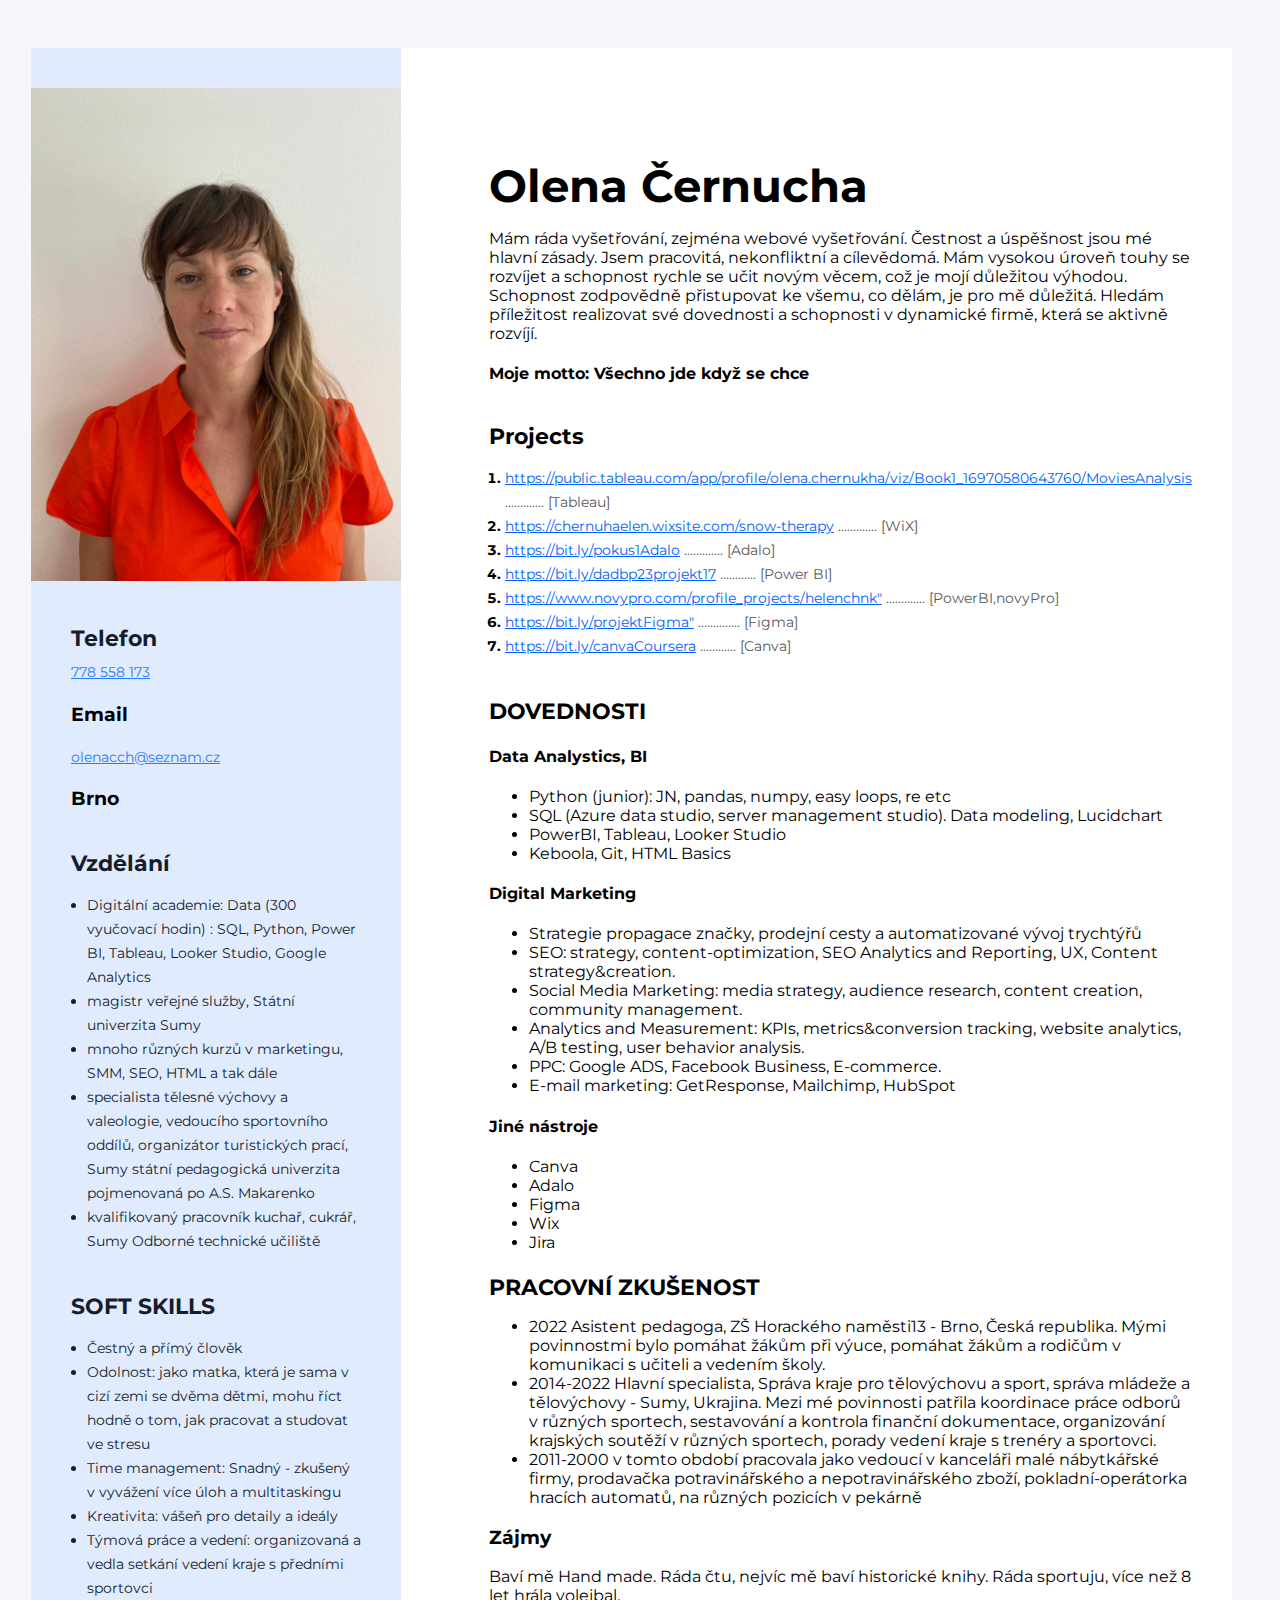
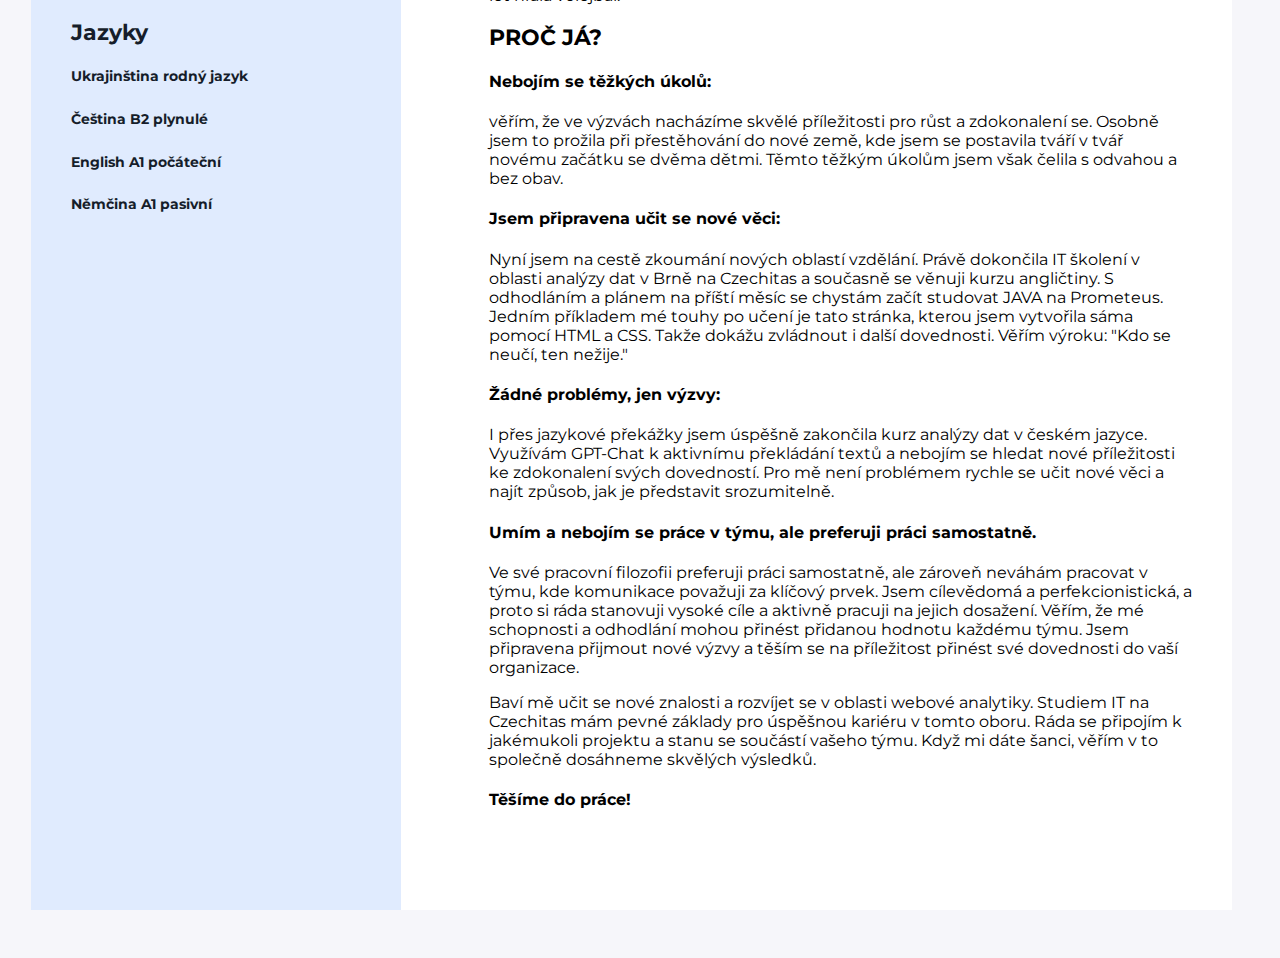
<file: index.html>
<!DOCTYPE html>
<html lang="en">
<head>
    <meta charset="UTF-8">
    <meta name="viewport" content="width=device-width, initial-scale=1.0">
    <title>My resume</title>

    <link rel="preconnect" href="https://fonts.googleapis.com">
<link rel="preconnect" href="https://fonts.gstatic.com" crossorigin>
<link href="https://fonts.googleapis.com/css2?family=Montserrat:wght@400;700&display=swap" rel="stylesheet">

    <link rel="stylesheet" href="css/styles.css">
</head>
<body>
    
    <!-- wrapper (обгортка) -->
    <div class="wrapper">
        <!-- main content -->
        <div class="main-content">
            <!-- main info -->
            <div class="my-info">
                <h2 class="my-profession"></h2>

                <h1 class="my-name">Olena Černucha </h1>

                <p class="work-experiense-company"> Mám ráda vyšetřování, zejména webové vyšetřování. Čestnost a úspěšnost jsou mé hlavní zásady. 
                    Jsem pracovitá, nekonfliktní a cílevědomá. Mám vysokou úroveň touhy se rozvíjet a schopnost rychle se učit novým věcem, 
                    což je mojí důležitou výhodou. Schopnost zodpovědně přistupovat ke všemu, co dělám, je pro mě důležitá.
                    Hledám příležitost realizovat své dovednosti a schopnosti v dynamické firmě, která se aktivně rozvíjí.</p>
                
                    <h4>Moje motto: Všechno jde když se chce</h4> 
            </div>
            <!-- main project -->

            <div class="my-projects-container">
                <h3 class="my-projects-title">Projects</h3>
                <ol class="my-projects-list">
                    <!-- <li>https://public.tableau.com/app/profile/olena.chernukha/viz/Book1_16970580643760/MoviesAnalysis</li>--> 
                    <li class="my-projects-item">
                        <a class="my-projects-item-link" href="https://public.tableau.com/app/profile/olena.chernukha/viz/Book1_16970580643760/MoviesAnalysis" target="_blank">https://public.tableau.com/app/profile/olena.chernukha/viz/Book1_16970580643760/MoviesAnalysis</a>
                    <span class="my-projects-item-tech">
                        .............
                        [Tableau]
                     </span>
                        
                    </li>
                    <li class="my-projects-item">
                        <a class="my-projects-item-link" href="https://chernuhaelen.wixsite.com/snow-therapy" target="_blank">https://chernuhaelen.wixsite.com/snow-therapy</a>
                    <span class="my-projects-item-tech">
                        .............
                        [WiX]
                    </span>
                        
                    </li>
                    <li class="my-projects-item">
                        <a class="my-projects-item-link" href="https://bit.ly/pokus1Adalo" target="_blank">https://bit.ly/pokus1Adalo</a>
                    <span class="my-projects-item-tech">
                        .............
                        [Adalo]
                    </span>                   
                    </li>

                    <li class="my-projects-item">
                        <a class="my-projects-item-link" href="https://bit.ly/dadbp23projekt17" target="_blank">https://bit.ly/dadbp23projekt17</a>
                    <span class="my-projects-item-tech">  
                        ............
                        [Power BI]           
                    </li>

                    <li class="my-projects-item">
                        <a class="my-projects-item-link" href="https://www.novypro.com/profile_projects/helenchnk" target="_blank">https://www.novypro.com/profile_projects/helenchnk"</a>
                    <span class="my-projects-item-tech">
                        .............
                        [PowerBI,novyPro]
                    </li>
                    <li class="my-projects-item">
                        <a class="my-projects-item-link" href="https://bit.ly/projektFigma" target="_blank">https://bit.ly/projektFigma"</a>
                    <span class="my-projects-item-tech">
                    ..............
                        [Figma]
                    </li>

                    <li class="my-projects-item">
                        <a class="my-projects-item-link" href="https://bit.ly/canvaCoursera" target="_blank">https://bit.ly/canvaCoursera</a>
                    <span class="my-projects-item-tech">                 
                    ............
                    [Canva]
                    </li>
                </ol>
            </div>
            <!-- Dovednisti -->
            <div>
                <h3 class="my-projects-title">DOVEDNOSTI</h3>
                <!-- Compani 1 -->
                <div>
                    <h4>Data Analystics, BI</h4>
                    <ul>
                        <li>Python (junior): JN, pandas, numpy, easy loops, re etc</li>
                        <li>SQL (Azure data studio, server management studio).
                            Data modeling, Lucidchart</li>
                            <li>PowerBI, Tableau, Looker Studio</li>
                            <li>Keboola, Git,  HTML Basics</li>
                    </ul>
                </div>
                 <!-- Compani 2 -->
                 <div>
                    <h4>Digital Marketing</h4>
                    <ul>
                        <li>Strategie propagace značky, prodejní cesty a automatizované
                            vývoj trychtýřů</li>
                        <li>SEO: strategy, content-optimization, SEO Analytics and
                            Reporting, UX, Content strategy&creation.</li>
                            <li>Social Media Marketing: media strategy, audience research,
                                content creation, community management.</li>
                            <li>Analytics and Measurement: KPIs, metrics&conversion
                                tracking, website analytics, A/B testing, user behavior analysis.</li>
                                <li>PPC: Google ADS, Facebook Business, E-commerce.</li>
                                <li>E-mail marketing: GetResponse, Mailchimp, HubSpot</li>
                    </ul>
                </div>
                <div>
                    <h4>Jiné nástroje</h4>
                    <ul>
                        <li>Canva</li>
                        <li>Adalo</li>
                        <li>Figma</li>
                        <li>Wix</li>
                        <li>Jira</li>
                    </ul>
                </div>
                <div>
                    <h3 class="my-projects-title">PRACOVNÍ ZKUŠENOST</h3>
                    <ul>
                        <li class="work-experiense-company">2022 Asistent pedagoga, ZŠ Horackého naměsti13 - Brno, Česká republika.
                          Mými povinnostmi bylo pomáhat žákům při výuce, pomáhat žákům a rodičům v komunikaci s učiteli a vedením školy.</li>
                        <li>2014-2022 Hlavní specialista, Správa kraje pro tělovýchovu a sport, správa mládeže a tělovýchovy - Sumy, Ukrajina.
                            Mezi mé povinnosti patřila koordinace práce odborů v různých sportech, sestavování a kontrola finanční dokumentace,
                             organizování krajských soutěží v různých sportech, porady vedení kraje s trenéry a sportovci.</li>
                             <li>2011-2000 v tomto období pracovala jako vedoucí v kanceláři malé nábytkářské firmy, 
                            prodavačka potravinářského a nepotravinářského zboží, pokladní-operátorka hracích automatů, na různých pozicích v pekárně</li>
                    </ul>
                </div>
                <div>
                    <h3>Zájmy </h3>
                    <p class="work-experiense-company">Baví mě Hand made. 
                        Ráda čtu, nejvíc mě baví historické knihy.
                        Ráda sportuju, více než 8 let hrála volejbal.</p>

                </div>
            </div>
            <div>


                <h2 class="my-projects-title">PROČ JÁ?</h2>
                <h4> Nebojím se těžkých úkolů:</h4>
                <p class="work-experiense-company">věřím, že ve výzvách nacházíme skvělé příležitosti pro růst a zdokonalení se.
                    Osobně jsem to prožila při přestěhování do nové země, kde jsem se postavila tváří v tvář novému začátku se dvěma dětmi.
                    Těmto těžkým úkolům jsem však čelila s odvahou a bez obav.                 
                </p>
                <h4>Jsem připravena učit se nové věci:</h4>
                    <p class="work-experiense-company">Nyní jsem na cestě zkoumání nových oblastí vzdělání.
                    Právě dokončila IT školení v oblasti analýzy dat v Brně na Czechitas a současně se věnuji kurzu angličtiny.
                    S odhodláním a plánem na příští měsíc se chystám začít studovat JAVA na Prometeus. 
                    Jedním příkladem mé touhy po učení je tato stránka, kterou jsem vytvořila sáma pomocí HTML a CSS. Takže dokážu zvládnout i další dovednosti.
                    Věřím výroku: "Kdo se neučí, ten nežije."
                </p>
                <h4>Žádné problémy, jen výzvy:</h4>
                    <p class="work-experiense-company">I přes jazykové překážky jsem úspěšně zakončila kurz analýzy dat v českém jazyce.
                    Využívám GPT-Chat k aktivnímu překládání textů a nebojím se hledat nové příležitosti ke zdokonalení svých dovedností.
                    Pro mě není problémem rychle se učit nové věci a najít způsob, jak je představit srozumitelně.
                </p>
                <h4>Umím a nebojím se práce v týmu, ale preferuji práci samostatně.</h4>
                    <p class="work-experiense-company">Ve své pracovní filozofii preferuji práci samostatně, ale zároveň neváhám pracovat v týmu, kde komunikace považuji za klíčový prvek. 
                    Jsem cílevědomá a perfekcionistická, a proto si ráda stanovuji vysoké cíle a aktivně pracuji na jejich dosažení.
                    Věřím, že mé schopnosti a odhodlání mohou přinést přidanou hodnotu každému týmu. 
                    Jsem připravena přijmout nové výzvy a těším se na příležitost přinést své dovednosti do vaší organizace.
                </p>
                <p class="work-experiense-company">Baví mě učit se nové znalosti a rozvíjet se v oblasti webové analytiky. Studiem IT na Czechitas mám pevné základy pro úspěšnou kariéru v tomto oboru.
                    Ráda se připojím k jakémukoli projektu a stanu se součástí vašeho týmu. Když mi dáte šanci, věřím v to společně dosáhneme skvělých výsledků.
                    
                    <h4>Těšíme do práce!</h4>

                </p>
            </div>

        </div>
        <!-- Sidebar -->
        <aside class="sidebar">
            <img src="img/my_foto.jpg" alt="My photo" width="370">
            <div class="sidebar-content">

            <!-- Contacts -->
            <div class="contacs-kontainer">
                <h3 class="telefon-title">Telefon</h3>
                <p class="contacs-item">
                    <a class="contacs-link" href="tel:+420788558173">778 558 173</a>
                </p>
                <h3>Email</h3>
                <p class="contacs-item">
                    <a class="contacs-link" href="malto:olenacch@seznam.cz">olenacch@seznam.cz</a>
                </p>
                <h3>Brno</h3>
            </div>
            <!-- Vzdelani -->
            <div class="vzdelani-container">
                <h2 class="vzdelani-title">Vzdělání</h2>
                <ul class="skills-list">
                    <li class="skills-list-item">
                    Digitální academie: Data (300 vyučovací
hodin) : SQL, Python, Power BI, Tableau, Looker Studio, Google  Analytics
                    </li>
                    <li class="skills-list-item">
                        magistr veřejné služby, Státní univerzita Sumy
                    </li>
                    <li class="skills-list-item">
                        mnoho různých kurzů v marketingu,
SMM, SEO, HTML a tak dále
                    </li>
                    <li class="skills-list-item">
                        specialista tělesné výchovy a valeologie, vedoucího sportovního oddílů,
                         organizátor turistických prací, Sumy státní pedagogická univerzita pojmenovaná
po A.S. Makarenko
                    </li>
                    <li class="skills-list-item">
                        kvalifikovaný pracovník kuchař, cukrář, Sumy Odborné technické učiliště 
                    </li>
                </ul>
            </div>
            <div>
                <h2 class="vzdelani-title">SOFT SKILLS</h2>
                <ul class="skills-list">
                    <li class="skills-list-item">
                        Čestný a přímý člověk</li>
                    <li class="skills-list-item">
                        Odolnost: jako matka, která je sama v cizí zemi se dvěma dětmi, 
                        mohu říct hodně o tom, jak pracovat a studovat ve stresu</li>
                    <li class="skills-list-item">
                        Time management: Snadný - zkušený v
                          vyvážení více úloh a multitaskingu</li>
                    <li class="skills-list-item">
                        Kreativita: vášeň pro detaily a ideály</li>
                    <li class="skills-list-item">
                        Týmová práce a vedení: organizovaná a vedla setkání vedení kraje s předními sportovci</li>
                </ul>
            </div>
            <div>
                <h2 class="vzdelani-title">Jazyky</h2>
                <h4 class="jazyk-item">Ukrajinština rodný jazyk</h4>
                <h4 class="jazyk-item">Čeština B2 plynulé</h4>
                <h4 class="jazyk-item">English A1 počáteční</h4>
                <h4 class="jazyk-item">Němčina A1 pasivní</h4>
            </div>

        </div>
                                                     
        </aside>
  
    </div>

</body>
</file>
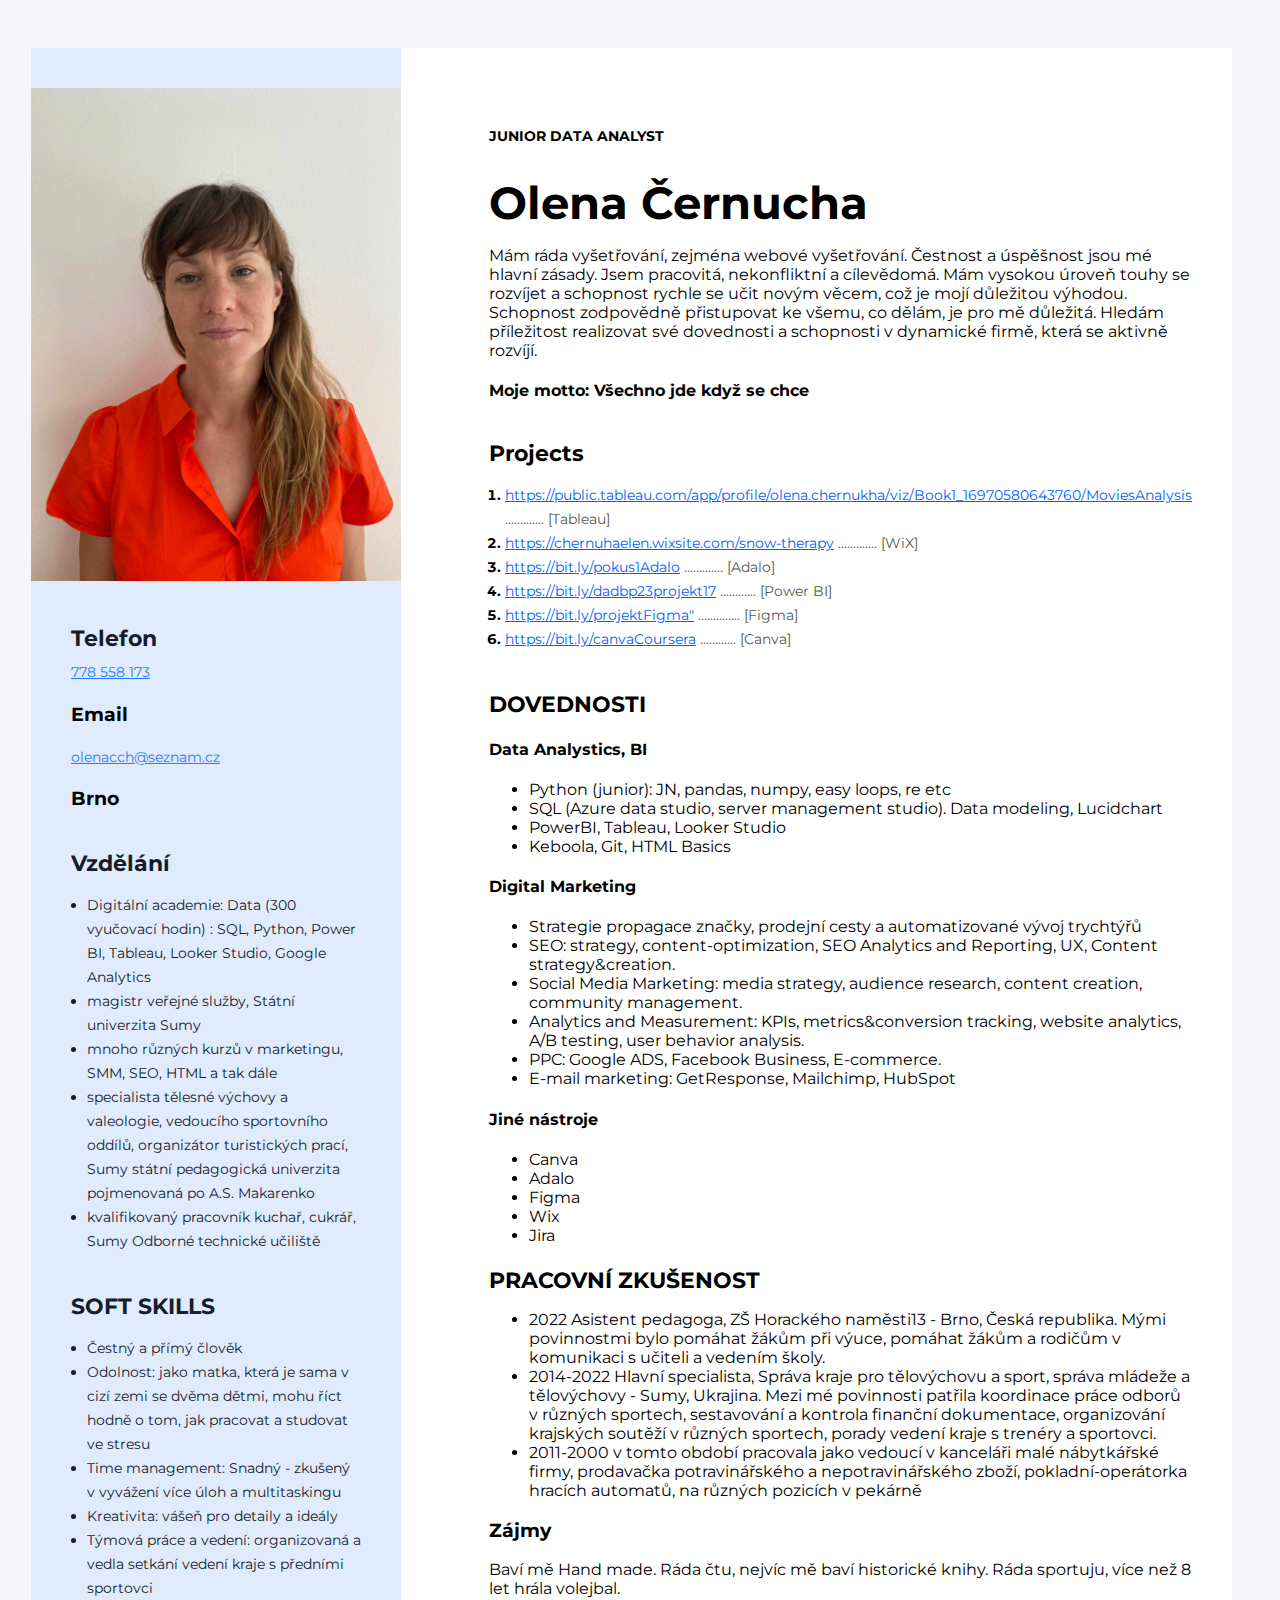
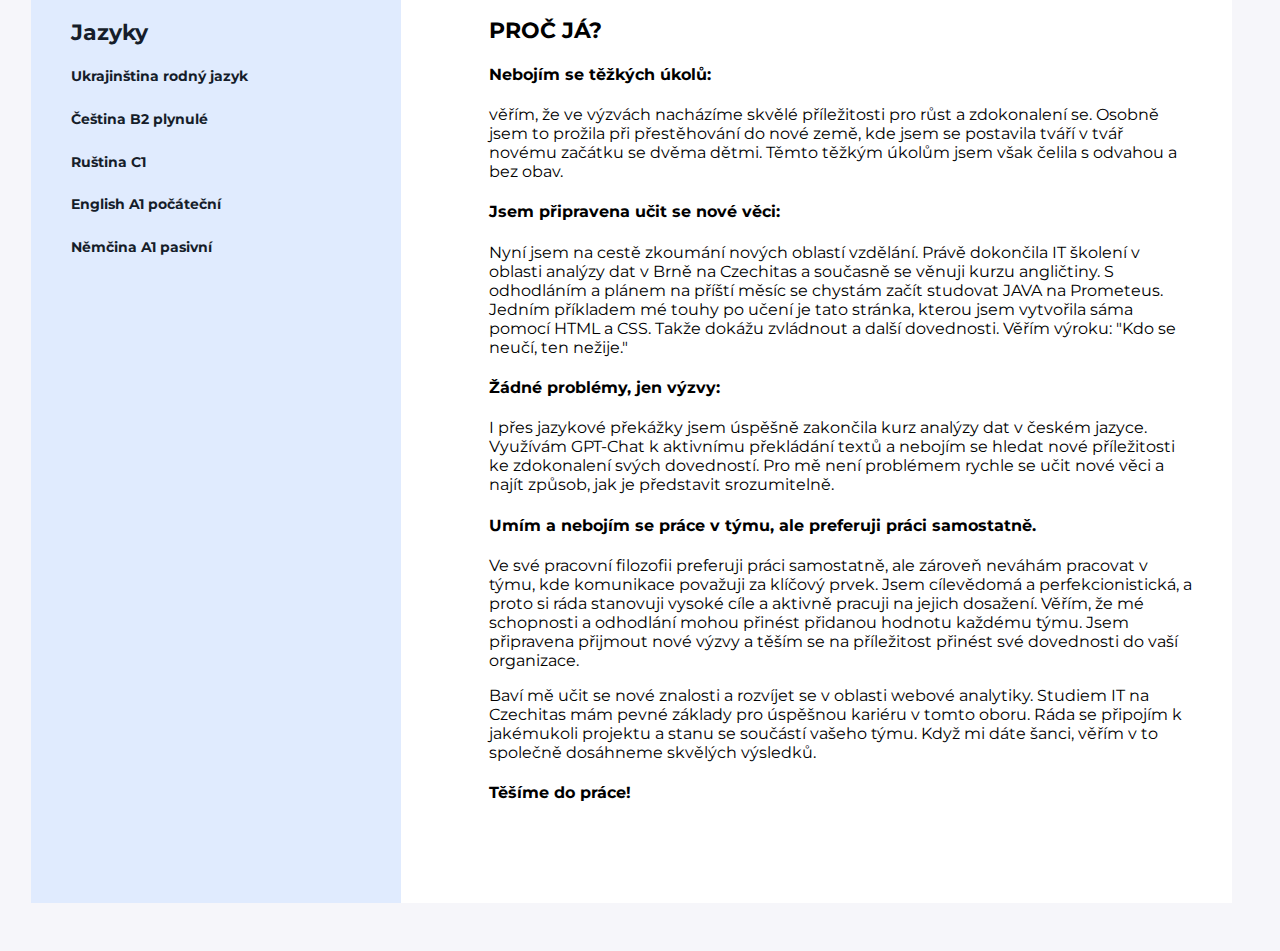
<file: CV_Chernukha.html>
<!DOCTYPE html>
<html lang="en">
<head>
    <meta charset="UTF-8">
    <meta name="viewport" content="width=device-width, initial-scale=1.0">
    <title>My resume</title>

    <link rel="preconnect" href="https://fonts.googleapis.com">
<link rel="preconnect" href="https://fonts.gstatic.com" crossorigin>
<link href="https://fonts.googleapis.com/css2?family=Montserrat:wght@400;700&display=swap" rel="stylesheet">

    <link rel="stylesheet" href="css/styles.css">
</head>
<body>
    
    <!-- wrapper (обгортка) -->
    <div class="wrapper">
        <!-- main content -->
        <div class="main-content">
            <!-- main info -->
            <div class="my-info">
                <h2 class="my-profession">JUNIOR DATA ANALYST </h2>

                <h1 class="my-name">Olena Černucha </h1>

                <p class="work-experiense-company"> Mám ráda vyšetřování, zejména webové vyšetřování. Čestnost a úspěšnost jsou mé hlavní zásady. 
                    Jsem pracovitá, nekonfliktní a cílevědomá. Mám vysokou úroveň touhy se rozvíjet a schopnost rychle se učit novým věcem, 
                    což je mojí důležitou výhodou. Schopnost zodpovědně přistupovat ke všemu, co dělám, je pro mě důležitá.
                    Hledám příležitost realizovat své dovednosti a schopnosti v dynamické firmě, která se aktivně rozvíjí.</p>
                
                    <h4>Moje motto: Všechno jde když se chce</h4> 
            </div>
            <!-- main project -->

            <div class="my-projects-container">
                <h3 class="my-projects-title">Projects</h3>
                <ol class="my-projects-list">
                    <!-- <li>https://public.tableau.com/app/profile/olena.chernukha/viz/Book1_16970580643760/MoviesAnalysis</li>--> 
                    <li class="my-projects-item">
                        <a class="my-projects-item-link" href="https://public.tableau.com/app/profile/olena.chernukha/viz/Book1_16970580643760/MoviesAnalysis" target="_blank">https://public.tableau.com/app/profile/olena.chernukha/viz/Book1_16970580643760/MoviesAnalysis</a>
                    <span class="my-projects-item-tech">
                        .............
                        [Tableau]
                     </span>
                        
                    </li>
                    <li class="my-projects-item">
                        <a class="my-projects-item-link" href="https://chernuhaelen.wixsite.com/snow-therapy" target="_blank">https://chernuhaelen.wixsite.com/snow-therapy</a>
                    <span class="my-projects-item-tech">
                        .............
                        [WiX]
                    </span>
                        
                    </li>
                    <li class="my-projects-item">
                        <a class="my-projects-item-link" href="https://bit.ly/pokus1Adalo" target="_blank">https://bit.ly/pokus1Adalo</a>
                    <span class="my-projects-item-tech">
                        .............
                        [Adalo]
                    </span>                   
                    </li>

                    <li class="my-projects-item">
                        <a class="my-projects-item-link" href="https://bit.ly/dadbp23projekt17" target="_blank">https://bit.ly/dadbp23projekt17</a>
                    <span class="my-projects-item-tech">  
                        ............
                        [Power BI]           
                    </li>

                    <li class="my-projects-item">
                        <a class="my-projects-item-link" href="https://bit.ly/projektFigma" target="_blank">https://bit.ly/projektFigma"</a>
                    <span class="my-projects-item-tech">
                    ..............
                        [Figma]
                    </li>

                    <li class="my-projects-item">
                        <a class="my-projects-item-link" href="https://bit.ly/canvaCoursera" target="_blank">https://bit.ly/canvaCoursera</a>
                    <span class="my-projects-item-tech">                 
                    ............
                    [Canva]
                    </li>
                </ol>
            </div>
            <!-- Dovednisti -->
            <div>
                <h3 class="my-projects-title">DOVEDNOSTI</h3>
                <!-- Compani 1 -->
                <div>
                    <h4>Data Analystics, BI</h4>
                    <ul>
                        <li>Python (junior): JN, pandas, numpy, easy loops, re etc</li>
                        <li>SQL (Azure data studio, server management studio).
                            Data modeling, Lucidchart</li>
                            <li>PowerBI, Tableau, Looker Studio</li>
                            <li>Keboola, Git,  HTML Basics</li>
                    </ul>
                </div>
                 <!-- Compani 2 -->
                 <div>
                    <h4>Digital Marketing</h4>
                    <ul>
                        <li>Strategie propagace značky, prodejní cesty a automatizované
                            vývoj trychtýřů</li>
                        <li>SEO: strategy, content-optimization, SEO Analytics and
                            Reporting, UX, Content strategy&creation.</li>
                            <li>Social Media Marketing: media strategy, audience research,
                                content creation, community management.</li>
                            <li>Analytics and Measurement: KPIs, metrics&conversion
                                tracking, website analytics, A/B testing, user behavior analysis.</li>
                                <li>PPC: Google ADS, Facebook Business, E-commerce.</li>
                                <li>E-mail marketing: GetResponse, Mailchimp, HubSpot</li>
                    </ul>
                </div>
                <div>
                    <h4>Jiné nástroje</h4>
                    <ul>
                        <li>Canva</li>
                        <li>Adalo</li>
                        <li>Figma</li>
                        <li>Wix</li>
                        <li>Jira</li>
                    </ul>
                </div>
                <div>
                    <h3 class="my-projects-title">PRACOVNÍ ZKUŠENOST</h3>
                    <ul>
                        <li class="work-experiense-company">2022 Asistent pedagoga, ZŠ Horackého naměsti13 - Brno, Česká republika.
                          Mými povinnostmi bylo pomáhat žákům při výuce, pomáhat žákům a rodičům v komunikaci s učiteli a vedením školy.</li>
                        <li>2014-2022 Hlavní specialista, Správa kraje pro tělovýchovu a sport, správa mládeže a tělovýchovy - Sumy, Ukrajina.
                            Mezi mé povinnosti patřila koordinace práce odborů v různých sportech, sestavování a kontrola finanční dokumentace,
                             organizování krajských soutěží v různých sportech, porady vedení kraje s trenéry a sportovci.</li>
                             <li>2011-2000 v tomto období pracovala jako vedoucí v kanceláři malé nábytkářské firmy, 
                            prodavačka potravinářského a nepotravinářského zboží, pokladní-operátorka hracích automatů, na různých pozicích v pekárně</li>
                    </ul>
                </div>
                <div>
                    <h3>Zájmy </h3>
                    <p class="work-experiense-company">Baví mě Hand made. 
                        Ráda čtu, nejvíc mě baví historické knihy.
                        Ráda sportuju, více než 8 let hrála volejbal.</p>

                </div>
            </div>

            <div>
                <h2 class="my-projects-title">PROČ JÁ?</h2>
                <h4> Nebojím se těžkých úkolů:</h4>
                <p class="work-experiense-company">věřím, že ve výzvách nacházíme skvělé příležitosti pro růst a zdokonalení se.
                    Osobně jsem to prožila při přestěhování do nové země, kde jsem se postavila tváří v tvář novému začátku se dvěma dětmi.
                    Těmto těžkým úkolům jsem však čelila s odvahou a bez obav.                 
                </p>
                <h4>Jsem připravena učit se nové věci:</h4>
                    <p class="work-experiense-company">Nyní jsem na cestě zkoumání nových oblastí vzdělání.
                    Právě dokončila IT školení v oblasti analýzy dat v Brně na Czechitas a současně se věnuji kurzu angličtiny.
                    S odhodláním a plánem na příští měsíc se chystám začít studovat JAVA na Prometeus. 
                    Jedním příkladem mé touhy po učení je tato stránka, kterou jsem vytvořila sáma pomocí HTML a CSS. Takže dokážu zvládnout a další dovednosti.
                    Věřím výroku: "Kdo se neučí, ten nežije."
                </p>
                <h4>Žádné problémy, jen výzvy:</h4>
                    <p class="work-experiense-company">I přes jazykové překážky jsem úspěšně zakončila kurz analýzy dat v českém jazyce.
                    Využívám GPT-Chat k aktivnímu překládání textů a nebojím se hledat nové příležitosti ke zdokonalení svých dovedností.
                    Pro mě není problémem rychle se učit nové věci a najít způsob, jak je představit srozumitelně.
                </p>
                <h4>Umím a nebojím se práce v týmu, ale preferuji práci samostatně.</h4>
                    <p class="work-experiense-company">Ve své pracovní filozofii preferuji práci samostatně, ale zároveň neváhám pracovat v týmu, kde komunikace považuji za klíčový prvek. 
                    Jsem cílevědomá a perfekcionistická, a proto si ráda stanovuji vysoké cíle a aktivně pracuji na jejich dosažení.
                    Věřím, že mé schopnosti a odhodlání mohou přinést přidanou hodnotu každému týmu. 
                    Jsem připravena přijmout nové výzvy a těším se na příležitost přinést své dovednosti do vaší organizace.
                </p>
                <p class="work-experiense-company">Baví mě učit se nové znalosti a rozvíjet se v oblasti webové analytiky. Studiem IT na Czechitas mám pevné základy pro úspěšnou kariéru v tomto oboru.
                    Ráda se připojím k jakémukoli projektu a stanu se součástí vašeho týmu. Když mi dáte šanci, věřím v to společně dosáhneme skvělých výsledků.
                    
                    <h4>Těšíme do práce!</h4>

                </p>
            </div>

        </div>
        <!-- Sidebar -->
        <aside class="sidebar">
            <img src="img/my_foto.jpg" alt="My photo" width="370">
            <div class="sidebar-content">

            <!-- Contacts -->
            <div class="contacs-kontainer">
                <h3 class="telefon-title">Telefon</h3>
                <p class="contacs-item">
                    <a class="contacs-link" href="tel:+420788558173">778 558 173</a>
                </p>
                <h3>Email</h3>
                <p class="contacs-item">
                    <a class="contacs-link" href="malto:olenacch@seznam.cz">olenacch@seznam.cz</a>
                </p>
                <h3>Brno</h3>
            </div>
            <!-- Vzdelani -->
            <div class="vzdelani-container">
                <h2 class="vzdelani-title">Vzdělání</h2>
                <ul class="skills-list">
                    <li class="skills-list-item">
                    Digitální academie: Data (300 vyučovací
hodin) : SQL, Python, Power BI, Tableau, Looker Studio, Google  Analytics
                    </li>
                    <li class="skills-list-item">
                        magistr veřejné služby, Státní univerzita Sumy
                    </li>
                    <li class="skills-list-item">
                        mnoho různých kurzů v marketingu,
SMM, SEO, HTML a tak dále
                    </li>
                    <li class="skills-list-item">
                        specialista tělesné výchovy a valeologie, vedoucího sportovního oddílů,
                         organizátor turistických prací, Sumy státní pedagogická univerzita pojmenovaná
po A.S. Makarenko
                    </li>
                    <li class="skills-list-item">
                        kvalifikovaný pracovník kuchař, cukrář, Sumy Odborné technické učiliště 
                    </li>
                </ul>
            </div>
            <div>
                <h2 class="vzdelani-title">SOFT SKILLS</h2>
                <ul class="skills-list">
                    <li class="skills-list-item">
                        Čestný a přímý člověk</li>
                    <li class="skills-list-item">
                        Odolnost: jako matka, která je sama v cizí zemi se dvěma dětmi, 
                        mohu říct hodně o tom, jak pracovat a studovat ve stresu</li>
                    <li class="skills-list-item">
                        Time management: Snadný - zkušený v
                          vyvážení více úloh a multitaskingu</li>
                    <li class="skills-list-item">
                        Kreativita: vášeň pro detaily a ideály</li>
                    <li class="skills-list-item">
                        Týmová práce a vedení: organizovaná a vedla setkání vedení kraje s předními sportovci</li>
                </ul>
            </div>
            <div>
                <h2 class="vzdelani-title">Jazyky</h2>
                <h4 class="jazyk-item">Ukrajinština rodný jazyk</h4>
                <h4 class="jazyk-item">Čeština B2 plynulé</h4>
                <h4 class="jazyk-item">Ruština С1 </h4>
                <h4 class="jazyk-item">English A1 počáteční</h4>
                <h4 class="jazyk-item">Němčina A1 pasivní</h4>
            </div>

        </div>
                                                     
        </aside>
  
    </div>

</body>
</file>
<file: css/styles.css>
body{
    background: #F6f6FA;
       padding: 40px 40px 40px 40px;
       font-family: 'Montserrat', sans-serif;;
}

.wrapper{
    background: #ffffff;
    display: flex;
    flex-direction: row-reverse;
}
.main-content{
    padding-left: 88px;
    padding-top: 80px;
    padding-right: 40px;
    padding-bottom: 80px;
    box-sizing: border-box;
}
.sidebar{
    background: #e0ebfe;
    padding-top: 40px;
    padding-bottom: 40px;
    box-sizing: border-box;
    width: 370px;
}
.sidebar-content{
    padding-left: 40px;
    padding-top: 40px;
    padding-right: 40px;
    box-sizing: border-box;
}

.telefon-title{
    color: #161D2A;
    font-size: 22px;
    font-weight: 700;
    line-height: normal;
    margin-top: 0;
    margin-bottom: 8px;
}

.contacs-link{
    color: #2979FF;
    font-size: 14px;
    font-weight: 400;
    line-height: 24px;
    text-decoration-line: underline;
}
.contacs-item{
    margin-top: 0;
    margin-bottom: 4px;
}
.contacs-kontainer{
    margin-bottom: 40px;
}
.vzdelani-container{
    margin-bottom: 40px;
}
.vzdelani-title{
    color: #161D2A;
    font-size: 22px;
    font-weight: 700;
    line-height: normal;
    margin-bottom: 8px;
}
.skills-list{
    padding-left: 16px;
}
.skills-list-item{
    color: #161D2A;
    font-size: 14px;
    font-weight: 400;
    line-height: 24px;
}
.jazyk-item{
    color: #161D2A;
    font-size: 14px;
    line-height: 24px; 
}
/* Main content */
.my-profession{
    color: #000;
    font-size: 14px;
    font-weight: 700;
    line-height: 17px;
    margin-top: 0;
    margin-bottom: 8px;
}

.my-name{
    color: #000;
    font-size: 45px;
    font-weight: 700;
    line-height: 55px;
    margin-top: o;
    margin-bottom: 12px;
}
.my-descr{
    color: #595959;
    font-size: 14px;
    font-weight: 400;
    line-height: 24px;   
}
.my-info{
    margin-bottom: 40px;
}
.my-projects-title{
    color: #000;
    font-size: 22px;
    font-weight: 700;
    line-height: 27px;
    margin-top: o;
    margin-bottom: 8px;
}
.my-projects-item{
    color: #000;
    font-size: 14px;
    font-weight: 700;
    line-height: 24px;   
}
.my-projects-list{
    padding-left: 16px;
}
.my-projects-item-link{
   color: #005FFF;
   font-size: 14px;
   font-weight: 400;
   line-height: 24px;
   text-decoration-line: underline;
}
.my-projects-item-tech{
    color: #595959;
    font-size: 14px;
    font-weight: 400;
    line-height: 24px;  
}
.my-projects-container{
    margin-bottom: 40px;
}
.work-experiense-title{
    color: #000;
    font-size: 22px;
    font-weight: 700;
    line-height: 27px;
    margin-top: 0;
    margin-bottom: 8px;
}
.work-experiense-title{
    color: #000;
    font-size: 22px;
    font-weight: 700;
    line-height: 27px;
    margin-top: 0;
    margin-bottom: 12 px;
}
</file>
